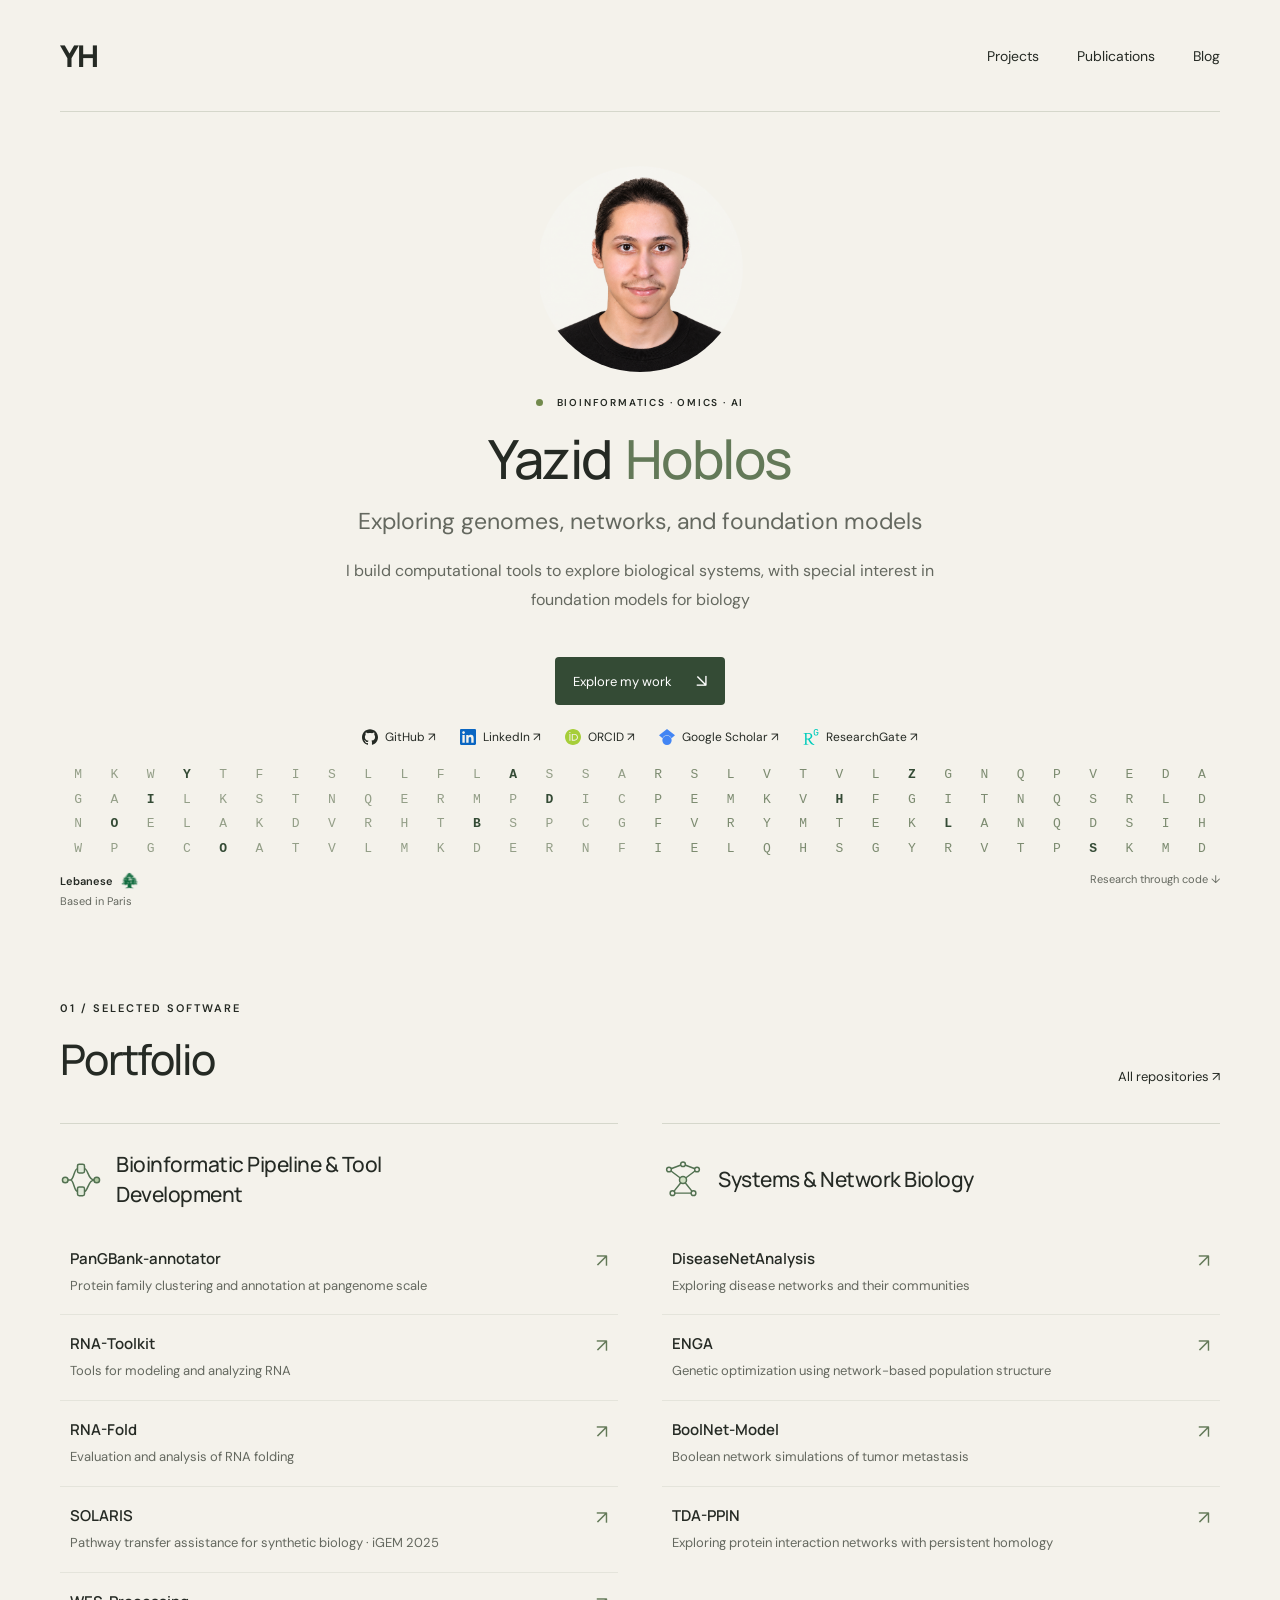
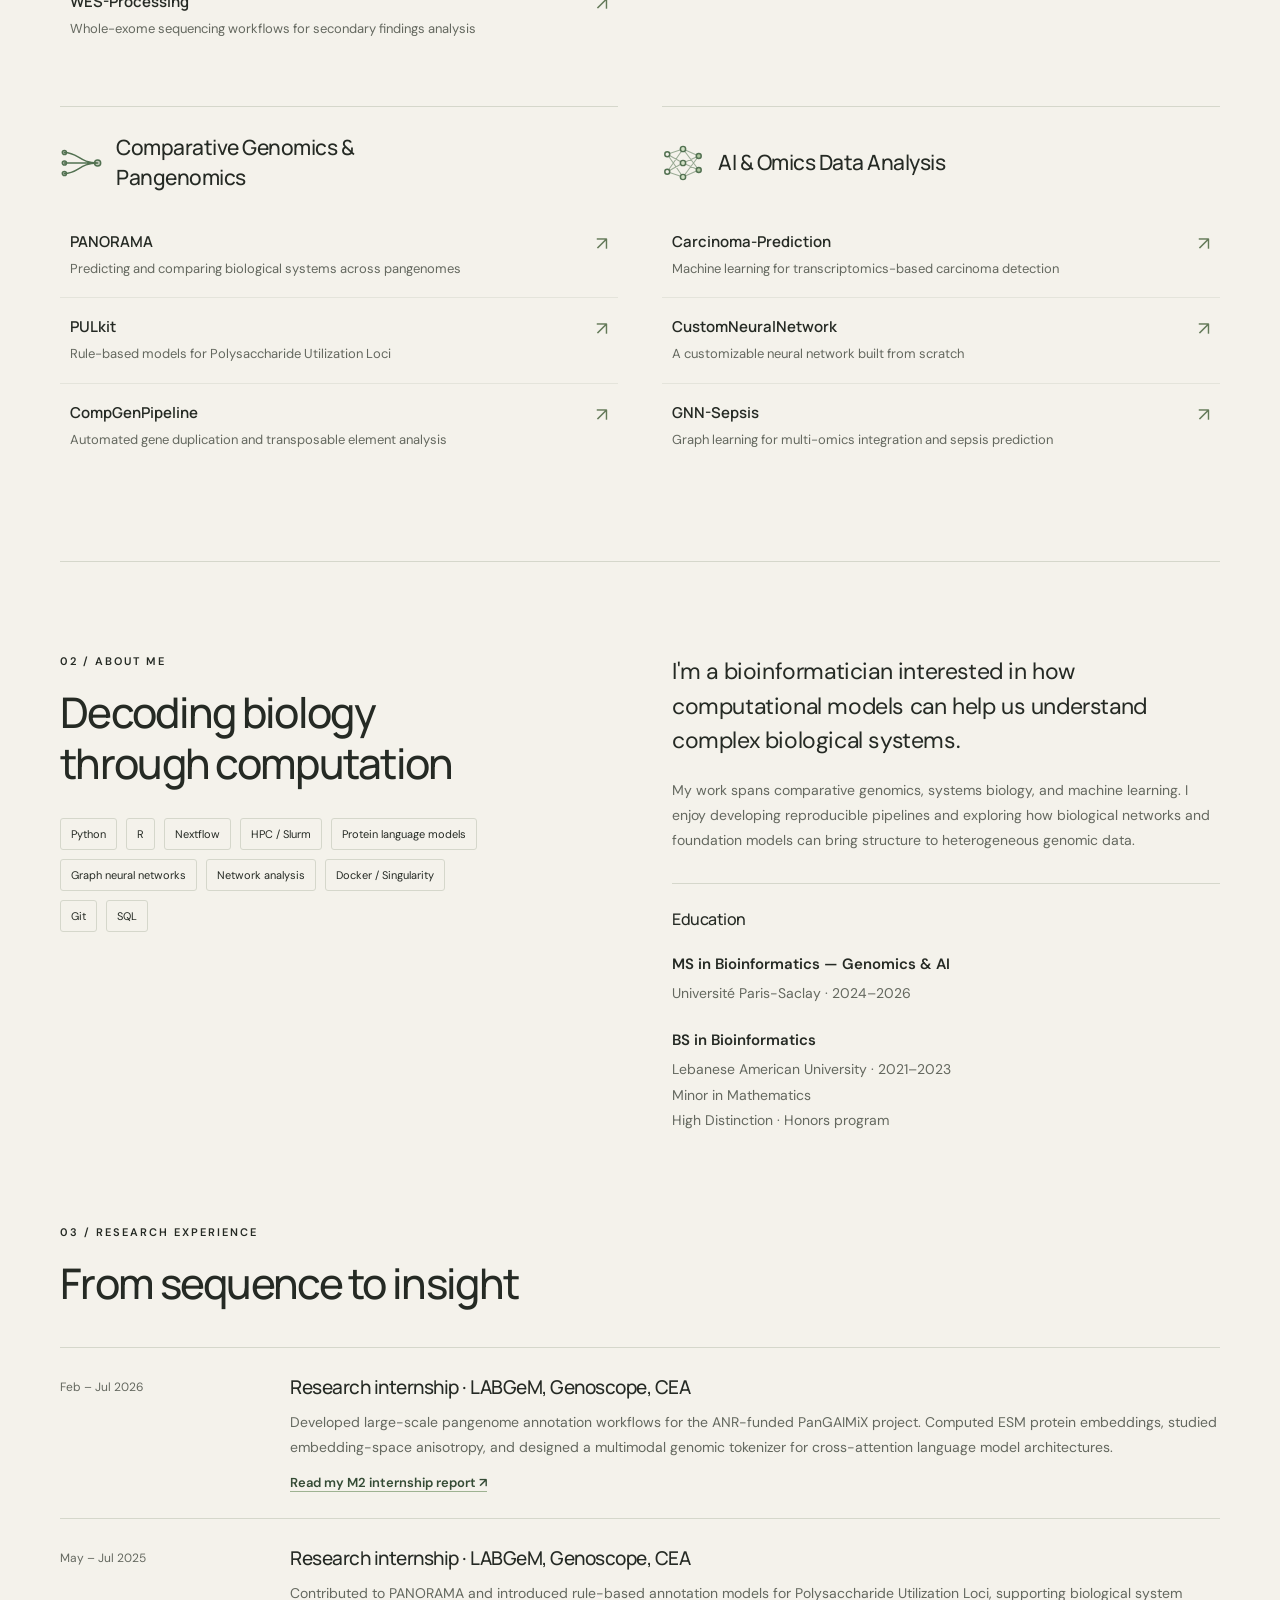
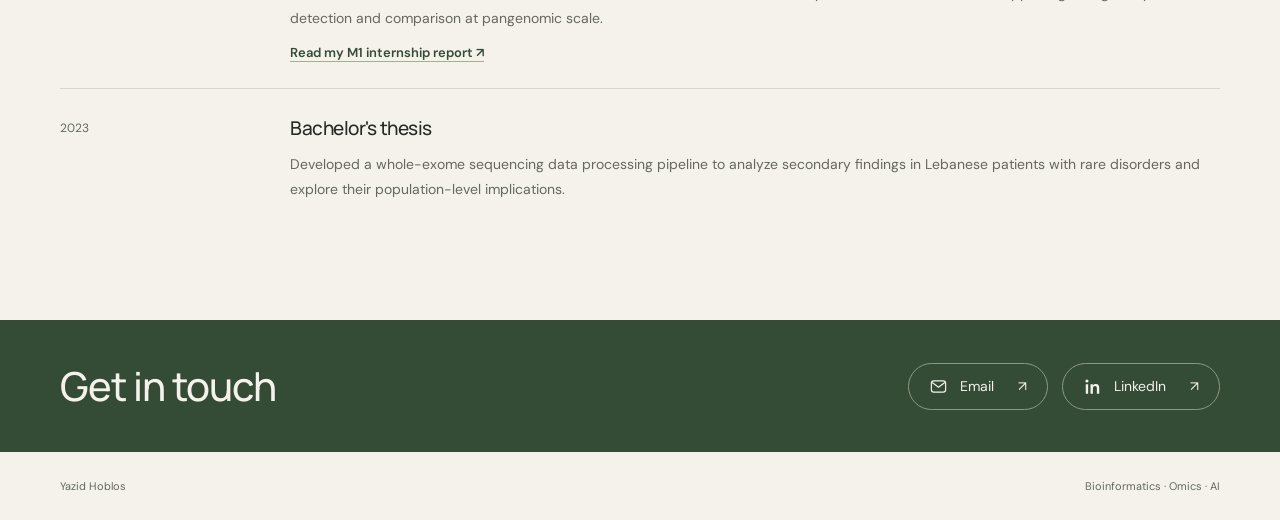
<file: index.html>
<!doctype html>
<html lang="en">
<head>
  <meta charset="utf-8">
  <meta name="viewport" content="width=device-width, initial-scale=1">
  <meta name="description" content="Yazid Hoblos, bioinformatician working across comparative genomics, biological networks, and foundation models. Research, publications, and open-source software.">
  <meta name="theme-color" content="#f4f2eb">
  <meta property="og:title" content="Yazid Hoblos — Bioinformatics & AI">
  <meta property="og:description" content="Exploring genomes, biological networks, and foundation models through reproducible research software.">
  <meta property="og:type" content="website">
  <title>Yazid Hoblos — Bioinformatics & AI</title>
  <link rel="icon" href="favicon.svg" type="image/svg+xml">
  <link rel="stylesheet" href="style.css">
  <link rel="canonical" href="https://yazid-hoblos.github.io/">
  <script type="application/ld+json">
{
  "@context": "https://schema.org",
  "@type": "Person",
  "@id": "https://yazid-hoblos.github.io/#person",
  "name": "Yazid Hoblos",
  "url": "https://yazid-hoblos.github.io/",
  "description": "Bioinformatician working across comparative genomics, biological networks, and foundation models.",
  "sameAs": [
    "https://www.linkedin.com/in/yazid-hoblos/",
    "https://www.researchgate.net/profile/Yazid-Hoblos",
    "https://github.com/yazid-hoblos",
    "https://orcid.org/0009-0002-3991-0098",
    "https://scholar.google.com/citations?user=wFZ8cMYAAAAJ"
  ]
}
  </script>
</head>
<body>
  <a class="skip-link" href="#main">Skip to content</a>
  <header class="header wrap">
    <a class="wordmark" href="#" aria-label="Yazid Hoblos home">YH</a>
    <nav aria-label="Main navigation"><a href="#work">Projects</a><a href="publications/">Publications</a><a href="blog/">Blog</a></nav>
  </header>
  <main id="main">
    <section class="hero wrap" aria-labelledby="intro-title">
      <div class="hero-introduction">
        <div class="portrait-frame"><img class="hero-portrait" src="assets/portrait.png" alt="Portrait of Yazid Hoblos" width="1254" height="1254" decoding="async"></div>
        <p class="eyebrow"><span class="dot"></span> Bioinformatics · Omics · AI</p>
        <h1 id="intro-title"><span class="given-name">Yazid</span><span>Hoblos</span></h1>
        <p class="intro">Exploring genomes, networks, and foundation models</p>
        <p class="hero-description">I build computational tools to explore biological systems, with special interest in foundation models for biology</p>
      </div>
      <div class="hero-actions">
        <a class="button" href="#work">Explore my work <span aria-hidden="true">↘</span></a>
        <div class="profile-links"><a href="https://github.com/yazid-hoblos/"><img class="profile-icon" src="assets/profile-icons/github.svg" alt="" width="16" height="16" aria-hidden="true">GitHub ↗</a><a href="https://www.linkedin.com/in/yazid-hoblos/"><img class="profile-icon" src="assets/profile-icons/linkedin.svg" alt="" width="16" height="16" aria-hidden="true">LinkedIn ↗</a><a href="https://orcid.org/0009-0002-3991-0098"><img class="profile-icon" src="assets/profile-icons/orcid.svg" alt="" width="16" height="16" aria-hidden="true">ORCID ↗</a><a href="https://scholar.google.com/citations?user=wFZ8cMYAAAAJ&amp;hl=en"><img class="profile-icon" src="assets/profile-icons/googlescholar.svg" alt="" width="16" height="16" aria-hidden="true">Google Scholar ↗</a><a href="https://www.researchgate.net/profile/Yazid-Hoblos"><img class="profile-icon" src="assets/profile-icons/researchgate.svg" alt="" width="16" height="16" aria-hidden="true">ResearchGate ↗</a></div>
      </div>
      <div class="hero-art sequence-art" aria-hidden="true">
        <div class="sequence-text protein-sequence">
          <div><span class="amino-acid">M</span><span class="amino-acid">K</span><span class="amino-acid">W</span><span class="amino-acid name-residue">Y</span><span class="amino-acid">T</span><span class="amino-acid">F</span><span class="amino-acid">I</span><span class="amino-acid">S</span><span class="amino-acid">L</span><span class="amino-acid">L</span><span class="amino-acid">F</span><span class="amino-acid">L</span><span class="amino-acid name-residue">A</span><span class="amino-acid">S</span><span class="amino-acid">S</span><span class="amino-acid">A</span></div>
          <div><span class="amino-acid">R</span><span class="amino-acid">S</span><span class="amino-acid">L</span><span class="amino-acid">V</span><span class="amino-acid">T</span><span class="amino-acid">V</span><span class="amino-acid">L</span><span class="amino-acid name-residue">Z</span><span class="amino-acid">G</span><span class="amino-acid">N</span><span class="amino-acid">Q</span><span class="amino-acid">P</span><span class="amino-acid">V</span><span class="amino-acid">E</span><span class="amino-acid">D</span><span class="amino-acid">A</span></div>
          <div><span class="amino-acid">G</span><span class="amino-acid">A</span><span class="amino-acid name-residue">I</span><span class="amino-acid">L</span><span class="amino-acid">K</span><span class="amino-acid">S</span><span class="amino-acid">T</span><span class="amino-acid">N</span><span class="amino-acid">Q</span><span class="amino-acid">E</span><span class="amino-acid">R</span><span class="amino-acid">M</span><span class="amino-acid">P</span><span class="amino-acid name-residue">D</span><span class="amino-acid">I</span><span class="amino-acid">C</span></div>
          <div><span class="amino-acid">P</span><span class="amino-acid">E</span><span class="amino-acid">M</span><span class="amino-acid">K</span><span class="amino-acid">V</span><span class="amino-acid name-residue">H</span><span class="amino-acid">F</span><span class="amino-acid">G</span><span class="amino-acid">I</span><span class="amino-acid">T</span><span class="amino-acid">N</span><span class="amino-acid">Q</span><span class="amino-acid">S</span><span class="amino-acid">R</span><span class="amino-acid">L</span><span class="amino-acid">D</span></div>
          <div><span class="amino-acid">N</span><span class="amino-acid name-residue">O</span><span class="amino-acid">E</span><span class="amino-acid">L</span><span class="amino-acid">A</span><span class="amino-acid">K</span><span class="amino-acid">D</span><span class="amino-acid">V</span><span class="amino-acid">R</span><span class="amino-acid">H</span><span class="amino-acid">T</span><span class="amino-acid name-residue">B</span><span class="amino-acid">S</span><span class="amino-acid">P</span><span class="amino-acid">C</span><span class="amino-acid">G</span></div>
          <div><span class="amino-acid">F</span><span class="amino-acid">V</span><span class="amino-acid">R</span><span class="amino-acid">Y</span><span class="amino-acid">M</span><span class="amino-acid">T</span><span class="amino-acid">E</span><span class="amino-acid">K</span><span class="amino-acid name-residue">L</span><span class="amino-acid">A</span><span class="amino-acid">N</span><span class="amino-acid">Q</span><span class="amino-acid">D</span><span class="amino-acid">S</span><span class="amino-acid">I</span><span class="amino-acid">H</span></div>
          <div><span class="amino-acid">W</span><span class="amino-acid">P</span><span class="amino-acid">G</span><span class="amino-acid">C</span><span class="amino-acid name-residue">O</span><span class="amino-acid">A</span><span class="amino-acid">T</span><span class="amino-acid">V</span><span class="amino-acid">L</span><span class="amino-acid">M</span><span class="amino-acid">K</span><span class="amino-acid">D</span><span class="amino-acid">E</span><span class="amino-acid">R</span><span class="amino-acid">N</span><span class="amino-acid">F</span></div>
          <div><span class="amino-acid">I</span><span class="amino-acid">E</span><span class="amino-acid">L</span><span class="amino-acid">Q</span><span class="amino-acid">H</span><span class="amino-acid">S</span><span class="amino-acid">G</span><span class="amino-acid">Y</span><span class="amino-acid">R</span><span class="amino-acid">V</span><span class="amino-acid">T</span><span class="amino-acid">P</span><span class="amino-acid name-residue">S</span><span class="amino-acid">K</span><span class="amino-acid">M</span><span class="amino-acid">D</span></div>
        </div>
      </div>
      <div class="hero-foot">
        <span class="identity-line">
          <span class="nationality-line">Lebanese
            <img class="cedar-icon" src="assets/cedar.png" alt="Lebanese cedar" width="1254" height="1254">
          </span>
          <span>Based in Paris</span>
        </span>
        <a href="#work">Research through code ↓</a>
      </div>
    </section>
    <section class="section wrap" id="work" aria-labelledby="work-title">
      <div class="section-heading"><div><p class="eyebrow">01 / Selected software</p><h2 id="work-title">Portfolio</h2></div><a class="text-link" href="https://github.com/yazid-hoblos?tab=repositories">All repositories ↗</a></div>
      <div class="project-categories">
<section class="project-category" aria-labelledby="category-1"><div class="category-heading"><span class="topic-mark" aria-hidden="true"><svg viewBox="0 0 48 48" fill="none" stroke="currentColor" stroke-width="1.7" stroke-linecap="round" stroke-linejoin="round"><path d="M9 24h3c4 0 4-13 8-13m-11 13h3c4 0 4 13 8 13M28 11c4 0 4 13 11 13M28 37c4 0 4-13 11-13"/><circle cx="6" cy="24" r="3.2" fill="#d2e1c5"/><rect x="20" y="6" width="8" height="10" rx="2" fill="#e2eadb"/><rect x="20" y="32" width="8" height="10" rx="2" fill="#e2eadb"/><circle cx="42" cy="24" r="3.2" fill="#b1c9a2"/></svg></span><h3 id="category-1">Bioinformatic Pipeline &amp; Tool Development</h3></div><ul class="category-projects">
<li><a href="https://github.com/labgem/PanGBank-annotator"><div><h4>PanGBank-annotator</h4><p>Protein family clustering and annotation at pangenome scale</p></div><span class="project-arrow" aria-hidden="true">↗</span></a></li>
<li><a href="https://github.com/yazid-hoblos/RNA-Toolkit"><div><h4>RNA-Toolkit</h4><p>Tools for modeling and analyzing RNA</p></div><span class="project-arrow" aria-hidden="true">↗</span></a></li>
<li><a href="https://github.com/yazid-hoblos/RNA-Fold"><div><h4>RNA-Fold</h4><p>Evaluation and analysis of RNA folding</p></div><span class="project-arrow" aria-hidden="true">↗</span></a></li>
<li><a href="https://github.com/yazid-hoblos/SOLARIS"><div><h4>SOLARIS</h4><p>Pathway transfer assistance for synthetic biology · iGEM 2025</p></div><span class="project-arrow" aria-hidden="true">↗</span></a></li>
<li><a href="https://github.com/yazid-hoblos/WES-Processing/"><div><h4>WES-Processing</h4><p>Whole-exome sequencing workflows for secondary findings analysis</p></div><span class="project-arrow" aria-hidden="true">↗</span></a></li>
</ul></section>
<section class="project-category" aria-labelledby="category-2"><div class="category-heading"><span class="topic-mark" aria-hidden="true"><svg viewBox="0 0 48 48" fill="none" stroke="currentColor" stroke-width="1.7" stroke-linecap="round" stroke-linejoin="round"><path d="M24 24 8 12m16 12 16-12M24 24 12 39m12-15 12 15M8 12 24 6 40 12M12 39h24"/><circle cx="8" cy="12" r="2.7" fill="#f4f2eb"/><circle cx="24" cy="6" r="2.7" fill="#f4f2eb"/><circle cx="40" cy="12" r="2.7" fill="#f4f2eb"/><circle cx="12" cy="39" r="2.7" fill="#f4f2eb"/><circle cx="36" cy="39" r="2.7" fill="#f4f2eb"/><circle cx="24" cy="24" r="4" fill="#d2e1c5"/></svg></span><h3 id="category-2">Systems &amp; Network Biology</h3></div><ul class="category-projects">
<li><a href="https://github.com/yazid-hoblos/DiseaseNetAnalysis"><div><h4>DiseaseNetAnalysis</h4><p>Exploring disease networks and their communities</p></div><span class="project-arrow" aria-hidden="true">↗</span></a></li>
<li><a href="https://github.com/yazid-hoblos/ENGA"><div><h4>ENGA</h4><p>Genetic optimization using network-based population structure</p></div><span class="project-arrow" aria-hidden="true">↗</span></a></li>
<li><a href="https://github.com/yazid-hoblos/BoolNet-Metastasis-Model"><div><h4>BoolNet-Model</h4><p>Boolean network simulations of tumor metastasis</p></div><span class="project-arrow" aria-hidden="true">↗</span></a></li>
<li><a href="https://github.com/mehdimerbah/TDA-PPIN"><div><h4>TDA-PPIN</h4><p>Exploring protein interaction networks with persistent homology</p></div><span class="project-arrow" aria-hidden="true">↗</span></a></li>
</ul></section>
<section class="project-category" aria-labelledby="category-3"><div class="category-heading"><span class="topic-mark" aria-hidden="true"><svg viewBox="0 0 48 48" fill="none" stroke="currentColor" stroke-width="1.7" stroke-linecap="round"><path d="M5 12c16 0 17 12 38 12M5 24h38M5 36c16 0 17-12 38-12"/><circle cx="5" cy="12" r="2.4" fill="currentColor" fill-opacity=".38"/><circle cx="5" cy="24" r="2.4" fill="currentColor" fill-opacity=".38"/><circle cx="5" cy="36" r="2.4" fill="currentColor" fill-opacity=".38"/><circle cx="43" cy="24" r="3.5" fill="currentColor" fill-opacity=".3"/></svg></span><h3 id="category-3">Comparative Genomics &amp; Pangenomics</h3></div><ul class="category-projects">
<li><a href="https://github.com/labgem/PANORAMA/"><div><h4>PANORAMA</h4><p>Predicting and comparing biological systems across pangenomes</p></div><span class="project-arrow" aria-hidden="true">↗</span></a></li>
<li><a href="https://github.com/yazid-hoblos/PULkit"><div><h4>PULkit</h4><p>Rule-based models for Polysaccharide Utilization Loci</p></div><span class="project-arrow" aria-hidden="true">↗</span></a></li>
<li><a href="https://github.com/yazid-hoblos/CompGenPipeline"><div><h4>CompGenPipeline</h4><p>Automated gene duplication and transposable element analysis</p></div><span class="project-arrow" aria-hidden="true">↗</span></a></li>
</ul></section>
<section class="project-category" aria-labelledby="category-4"><div class="category-heading"><span class="topic-mark" aria-hidden="true"><svg viewBox="0 0 48 48" fill="none" stroke="currentColor" stroke-width="1.7" stroke-linecap="round"><path d="M6 14 24 8M6 14l18 10M6 14l18 26M6 34 24 8M6 34l18-10M6 34l18 6M24 8l18 8M24 8l18 24M24 24l18-8M24 24l18 8M24 40l18-24M24 40l18-8" stroke-width="1.25" stroke-opacity=".55"/><circle cx="6" cy="14" r="2.8" fill="#f4f2eb"/><circle cx="6" cy="34" r="2.8" fill="#f4f2eb"/><circle cx="24" cy="8" r="3" fill="#d2e1c5"/><circle cx="24" cy="24" r="3" fill="#d2e1c5"/><circle cx="24" cy="40" r="3" fill="#d2e1c5"/><circle cx="42" cy="16" r="2.8" fill="#b1c9a2"/><circle cx="42" cy="32" r="2.8" fill="#b1c9a2"/></svg></span><h3 id="category-4">AI &amp; Omics Data Analysis</h3></div><ul class="category-projects">
<li><a href="https://github.com/yazid-hoblos/Carcinoma-Prediction"><div><h4>Carcinoma-Prediction</h4><p>Machine learning for transcriptomics-based carcinoma detection</p></div><span class="project-arrow" aria-hidden="true">↗</span></a></li>
<li><a href="https://github.com/yazid-hoblos/CustomNeuralNetwork"><div><h4>CustomNeuralNetwork</h4><p>A customizable neural network built from scratch</p></div><span class="project-arrow" aria-hidden="true">↗</span></a></li>
<li><a href="https://github.com/yazid-hoblos/GNN-Sepsis"><div><h4>GNN-Sepsis</h4><p>Graph learning for multi-omics integration and sepsis prediction</p></div><span class="project-arrow" aria-hidden="true">↗</span></a></li>
</ul></section>
      </div>
    </section>
    <section class="section about wrap" id="about" aria-labelledby="about-title">
      <div><p class="eyebrow">02 / About me</p><h2 id="about-title">Decoding biology<br>through computation</h2><div class="skills"><span>Python</span><span>R</span><span>Nextflow</span><span>HPC / Slurm</span><span>Protein language models</span><span>Graph neural networks</span><span>Network analysis</span><span>Docker / Singularity</span><span>Git</span><span>SQL</span></div></div>
      <div class="about-copy"><p class="large-copy">I'm a bioinformatician interested in how computational models can help us understand complex biological systems.</p><p class="body-copy">My work spans comparative genomics, systems biology, and machine learning. I enjoy developing reproducible pipelines and exploring how biological networks and foundation models can bring structure to heterogeneous genomic data.</p><div class="background"><h3>Education</h3><p class="credential">MS in Bioinformatics — Genomics & AI</p><p class="body-copy">Université Paris-Saclay · 2024–2026</p><p class="credential">BS in Bioinformatics</p><p class="body-copy">Lebanese American University · 2021–2023<br>Minor in Mathematics<br>High Distinction · Honors program</p></div></div>
    </section>
    <section class="section wrap experience" aria-labelledby="experience-title"><div class="section-heading"><div><p class="eyebrow">03 / Research experience</p><h2 id="experience-title">From sequence to insight</h2></div></div>
      <div class="experience-row"><p class="experience-date">Feb – Jul 2026</p><div><h3>Research internship · LABGeM, Genoscope, CEA</h3><p class="body-copy">Developed large-scale pangenome annotation workflows for the ANR-funded PanGAIMiX project. Computed ESM protein embeddings, studied embedding-space anisotropy, and designed a multimodal genomic tokenizer for cross-attention language model architectures.</p><a class="report-link" href="assets/m2-internship-report-yazid-hoblos.pdf" type="application/pdf">Read my M2 internship report <span aria-hidden="true">↗</span></a></div></div>
      <div class="experience-row"><p class="experience-date">May – Jul 2025</p><div><h3>Research internship · LABGeM, Genoscope, CEA</h3><p class="body-copy">Contributed to PANORAMA and introduced rule-based annotation models for Polysaccharide Utilization Loci, supporting biological system detection and comparison at pangenomic scale.</p><a class="report-link" href="assets/m1-internship-report-yazid-hoblos.pdf" type="application/pdf">Read my M1 internship report <span aria-hidden="true">↗</span></a></div></div>
      <div class="experience-row"><p class="experience-date">2023</p><div><h3>Bachelor's thesis</h3><p class="body-copy">Developed a whole-exome sequencing data processing pipeline to analyze secondary findings in Lebanese patients with rare disorders and explore their population-level implications.</p></div></div>
    </section>
    <section class="contact" id="contact" aria-labelledby="contact-title">
      <div class="wrap contact-inner">
        <h2 id="contact-title">Get in touch</h2>
        <div class="contact-links">
          <a href="mailto:yazidhoblos5@gmail.com"><svg viewBox="0 0 24 24" fill="none" stroke="currentColor" stroke-width="1.5" aria-hidden="true"><rect x="3" y="5" width="18" height="14" rx="3"/><path d="m4 7 8 6 8-6"/></svg><span>Email</span><span aria-hidden="true">↗</span></a>
          <a href="https://www.linkedin.com/in/yazid-hoblos/"><svg viewBox="0 0 24 24" fill="currentColor" aria-hidden="true"><circle cx="5" cy="5" r="2"/><path d="M3.5 9h3v12h-3zm6 0h3v1.6c1-1.5 2.1-1.9 3.7-1.9 3.2 0 4.3 2 4.3 5V21h-3v-6.5c0-1.8-.4-3-2.2-3-1.9 0-2.8 1.3-2.8 3.2V21h-3z"/></svg><span>LinkedIn</span><span aria-hidden="true">↗</span></a>
        </div>
      </div>
    </section>
  </main>
  <footer class="wrap footer"><span>Yazid Hoblos</span><span>Bioinformatics · Omics · AI</span></footer>
</body>
</html>
</file>
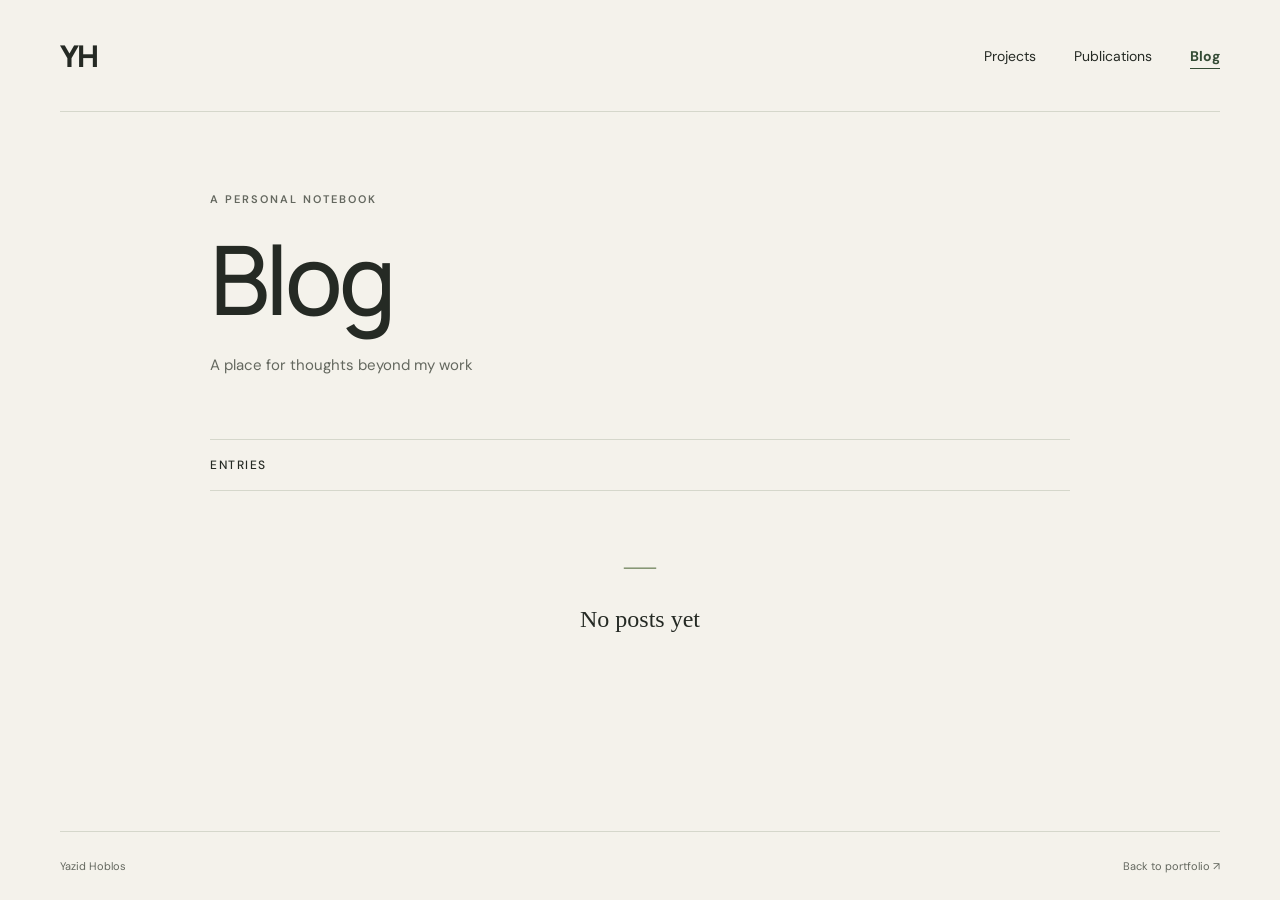
<file: blog/index.html>
<!doctype html>
<html lang="en">
<head>
  <meta charset="utf-8">
  <meta name="viewport" content="width=device-width, initial-scale=1">
  <title>Blog — Yazid Hoblos</title>
  <meta name="description" content="Personal writings, observations, and reflections by Yazid Hoblos.">
  <meta name="theme-color" content="#f4f2eb">
  <link rel="canonical" href="https://yazid-hoblos.github.io/blog/">
  <meta property="og:title" content="Blog — Yazid Hoblos">
  <meta property="og:description" content="Personal writings, observations, and reflections.">
  <meta property="og:type" content="website">
  <meta property="og:url" content="https://yazid-hoblos.github.io/blog/">
  <link rel="icon" href="../favicon.svg" type="image/svg+xml">
  <link rel="stylesheet" href="../style.css">
  <link rel="stylesheet" href="blog.css">
</head>
<body class="blog-page">
  <a class="skip-link" href="#main">Skip to content</a>
  <header class="header wrap">
    <a class="wordmark" href="../" aria-label="Yazid Hoblos home">YH</a>
    <nav aria-label="Main navigation"><a href="../#work">Projects</a><a href="../publications/">Publications</a><a href="./" aria-current="page">Blog</a></nav>
  </header>
  <main id="main" class="blog-main wrap">
    <header class="blog-intro">
      <p class="eyebrow">A personal notebook</p>
      <h1>Blog</h1>
      <!-- <p class="blog-subtitle">Writings, observations, and reflections.</p> -->
      <p class="blog-description">A place for thoughts beyond my work</p>
    </header>
    <section class="blog-entries" aria-labelledby="entries-title">
      <div class="entries-heading"><h2 id="entries-title">Entries</h2><span class="entries-note"></span></div>
      <!-- Replace the empty state with post entries when publishing your first piece. See README.md. -->
      <div class="blog-empty">
        <span class="empty-mark" aria-hidden="true">—</span>
        <p>No posts yet</p>
      </div>
    </section>
  </main>
  <footer class="wrap footer blog-footer"><span>Yazid Hoblos</span><a href="../">Back to portfolio ↗</a></footer>
</body>
</html>
</file>
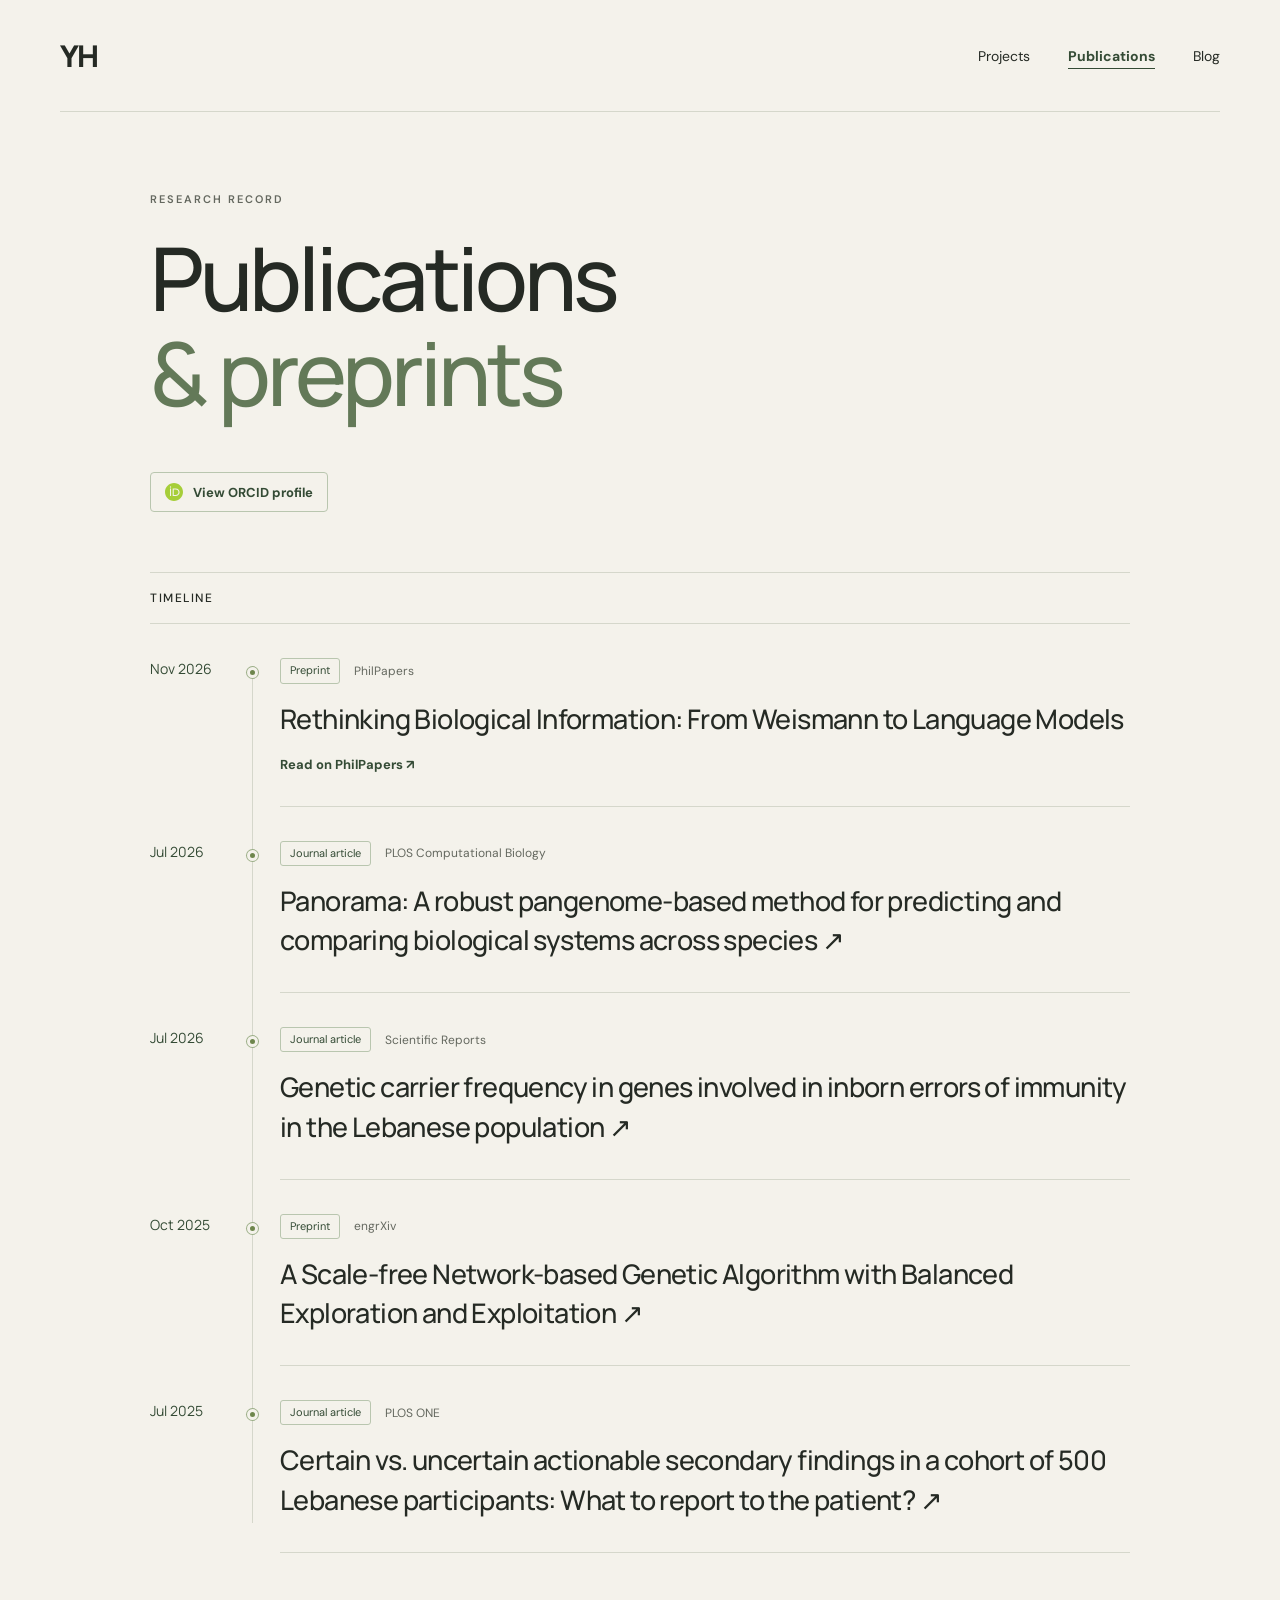
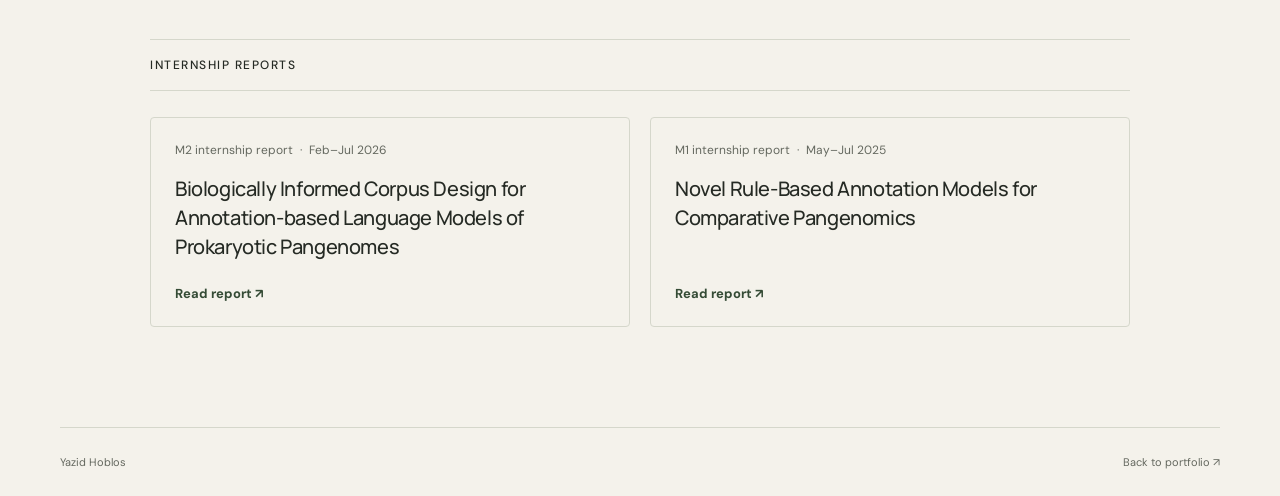
<file: publications/index.html>
<!doctype html>
<html lang="en">
<head>
  <meta charset="utf-8">
  <meta name="viewport" content="width=device-width, initial-scale=1">
  <title>Publications &amp; Preprints — Yazid Hoblos</title>
  <meta name="description" content="Journal articles and preprints by Yazid Hoblos, shown in a chronological research timeline.">
  <meta name="theme-color" content="#f4f2eb">
  <link rel="canonical" href="https://yazid-hoblos.github.io/publications/">
  <meta property="og:title" content="Publications &amp; Preprints — Yazid Hoblos">
  <meta property="og:description" content="A timeline of research articles and preprints.">
  <meta property="og:type" content="website">
  <meta property="og:url" content="https://yazid-hoblos.github.io/publications/">
  <link rel="icon" href="../favicon.svg" type="image/svg+xml">
  <link rel="stylesheet" href="../style.css">
  <link rel="stylesheet" href="../blog/blog.css">
  <link rel="stylesheet" href="publications.css?v=2">
</head>
<body class="blog-page publications-page">
  <a class="skip-link" href="#main">Skip to content</a>
  <header class="header wrap">
    <a class="wordmark" href="../" aria-label="Yazid Hoblos home">YH</a>
    <nav aria-label="Main navigation"><a href="../#work">Projects</a><a href="./" aria-current="page">Publications</a><a href="../blog/">Blog</a></nav>
  </header>
  <main id="main" class="blog-main publications-main wrap">
    <header class="blog-intro publications-intro">
      <p class="eyebrow">Research record</p>
      <h1>Publications <span>&amp; preprints</span></h1>
      <!-- <p class="blog-description">Journal articles and preprints in chronological order</p> -->
      <a class="record-link" href="https://orcid.org/0009-0002-3991-0098"><img src="../assets/profile-icons/orcid.svg" alt="" width="18" height="18" aria-hidden="true">View ORCID profile</a>
    </header>
    <section aria-labelledby="timeline-title">
      <div class="entries-heading"><h2 id="timeline-title">Timeline</h2></div>
      <ol class="research-timeline">
        <li class="research-item">
          <time class="research-date" datetime="2026-11">Nov 2026</time>
          <article class="research-content">
            <p class="research-meta"><span class="research-type">Preprint</span><span>PhilPapers</span></p>
            <h3>Rethinking Biological Information: From Weismann to Language Models</h3>
            <div class="research-links"><a href="https://philpapers.org/archive/HOBRBI.pdf">Read on PhilPapers <span aria-hidden="true">↗</span></a></div>
          </article>
        </li>
        <li class="research-item">
          <time class="research-date" datetime="2026-07">Jul 2026</time>
          <article class="research-content">
            <p class="research-meta"><span class="research-type">Journal article</span><span>PLOS Computational Biology</span></p>
            <h3><a href="https://doi.org/10.1371/journal.pcbi.1013856">Panorama: A robust pangenome-based method for predicting and comparing biological systems across species <span aria-hidden="true">↗</span></a></h3>
          </article>
        </li>
        <li class="research-item">
          <time class="research-date" datetime="2026-07">Jul 2026</time>
          <article class="research-content">
            <p class="research-meta"><span class="research-type">Journal article</span><span>Scientific Reports</span></p>
            <h3><a href="https://www.nature.com/articles/s41598-026-60503-z">Genetic carrier frequency in genes involved in inborn errors of immunity in the Lebanese population <span aria-hidden="true">↗</span></a></h3>
          </article>
        </li>
        <li class="research-item">
          <time class="research-date" datetime="2025-10">Oct 2025</time>
          <article class="research-content">
            <p class="research-meta"><span class="research-type">Preprint</span><span>engrXiv</span></p>
            <h3><a href="https://doi.org/10.31224/5690">A Scale-free Network-based Genetic Algorithm with Balanced Exploration and Exploitation <span aria-hidden="true">↗</span></a></h3>
          </article>
        </li>
        <li class="research-item">
          <time class="research-date" datetime="2025-07">Jul 2025</time>
          <article class="research-content">
            <p class="research-meta"><span class="research-type">Journal article</span><span>PLOS ONE</span></p>
            <h3><a href="https://doi.org/10.1371/journal.pone.0327471">Certain vs. uncertain actionable secondary findings in a cohort of 500 Lebanese participants: What to report to the patient? <span aria-hidden="true">↗</span></a></h3>
          </article>
        </li>
      </ol>
    </section>
    <section class="reports-section" aria-labelledby="reports-title">
      <div class="entries-heading"><h2 id="reports-title">internship reports</h2></div>
      <div class="report-list">
        <article class="report-card">
          <p class="report-meta">M2 internship report <span>·</span> Feb–Jul 2026</p>
          <h3>Biologically Informed Corpus Design for Annotation-based Language Models of Prokaryotic Pangenomes</h3>
          <a href="../assets/m2-internship-report-yazid-hoblos.pdf" type="application/pdf">Read report <span aria-hidden="true">↗</span></a>
        </article>
        <article class="report-card">
          <p class="report-meta">M1 internship report <span>·</span> May–Jul 2025</p>
          <h3>Novel Rule-Based Annotation Models for Comparative Pangenomics</h3>
          <a href="../assets/m1-internship-report-yazid-hoblos.pdf" type="application/pdf">Read report <span aria-hidden="true">↗</span></a>
        </article>
      </div>
    </section>
  </main>
  <footer class="wrap footer blog-footer"><span>Yazid Hoblos</span><a href="../">Back to portfolio ↗</a></footer>
</body>
</html>
</file>
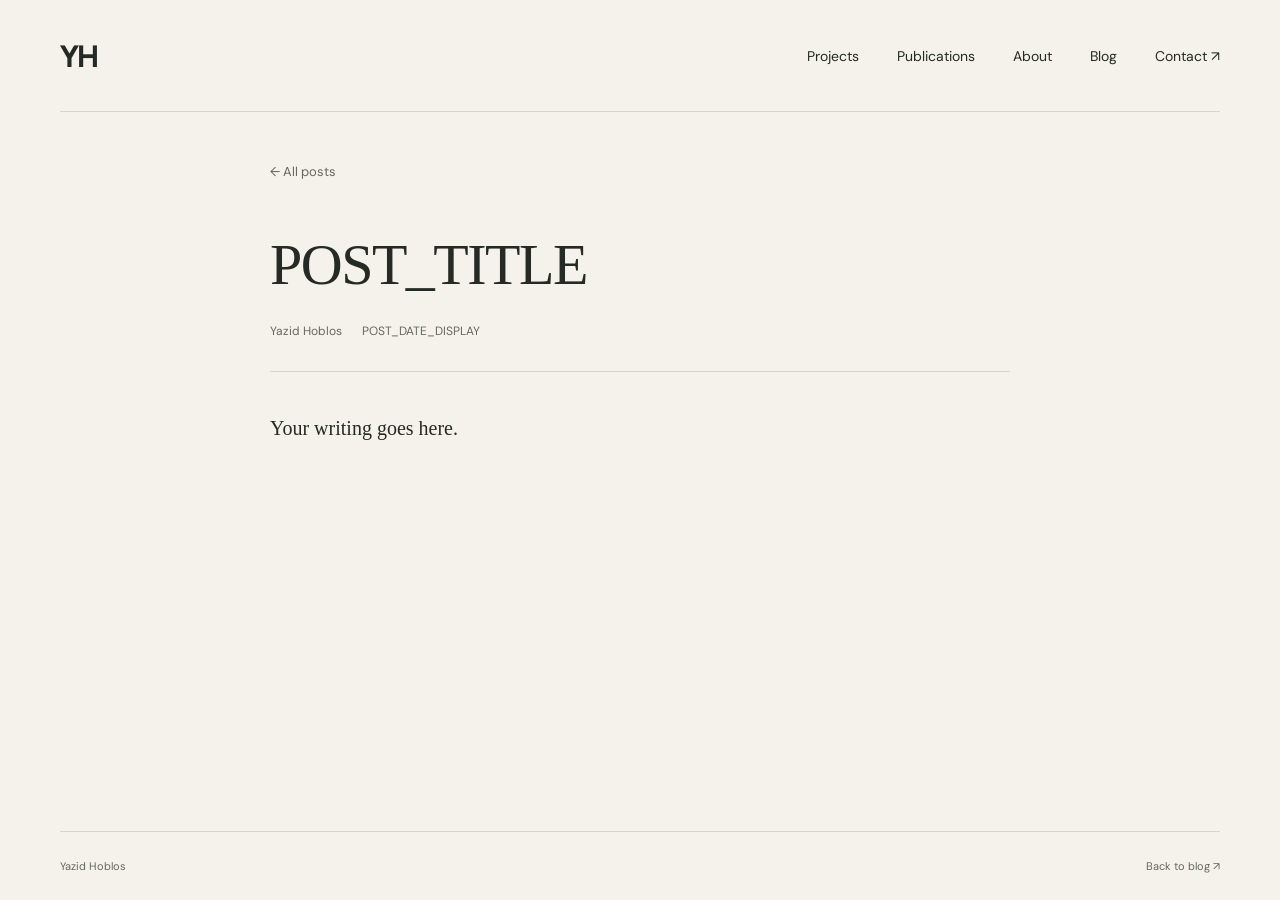
<file: blog/_template/index.html>
<!doctype html>
<html lang="en">
<head>
  <meta charset="utf-8">
  <meta name="viewport" content="width=device-width, initial-scale=1">
  <!-- Copy this file to blog/your-slug/index.html. Replace POST_TITLE, POST_DESCRIPTION,
       POST_SLUG, POST_DATE_ISO and POST_DATE_DISPLAY; then remove the noindex tag. -->
  <meta name="robots" content="noindex">
  <title>POST_TITLE — Yazid Hoblos</title>
  <meta name="description" content="POST_DESCRIPTION">
  <meta name="theme-color" content="#f4f2eb">
  <link rel="canonical" href="https://yazid-hoblos.github.io/blog/POST_SLUG/">
  <meta property="og:title" content="POST_TITLE — Yazid Hoblos">
  <meta property="og:description" content="POST_DESCRIPTION">
  <meta property="og:type" content="article">
  <meta property="og:url" content="https://yazid-hoblos.github.io/blog/POST_SLUG/">
  <link rel="icon" href="../../favicon.svg" type="image/svg+xml">
  <link rel="stylesheet" href="../../style.css">
  <link rel="stylesheet" href="../blog.css">
</head>
<body class="blog-page">
  <a class="skip-link" href="#main">Skip to content</a>
  <header class="header wrap">
    <a class="wordmark" href="../../" aria-label="Yazid Hoblos home">YH</a>
    <nav aria-label="Main navigation"><a href="../../#work">Projects</a><a href="../../#publications">Publications</a><a href="../../#about">About</a><a href="../" aria-current="location">Blog</a><a href="../../#contact">Contact ↗</a></nav>
  </header>
  <main id="main" class="post-main wrap">
    <a class="post-back" href="../">← All posts</a>
    <article>
      <header class="post-header">
        <h1>POST_TITLE</h1>
        <div class="post-byline"><span>Yazid Hoblos</span><time datetime="POST_DATE_ISO">POST_DATE_DISPLAY</time></div>
      </header>
      <div class="post-body">
        <!-- Replace this paragraph with your writing. Use a separate <p> for each paragraph. -->
        <p>Your writing goes here.</p>
      </div>
    </article>
  </main>
  <footer class="wrap footer blog-footer"><span>Yazid Hoblos</span><a href="../">Back to blog ↗</a></footer>
</body>
</html>
</file>
<file: style.css>
@import url('https://fonts.googleapis.com/css2?family=DM+Sans:wght@400;500;600;700&family=Manrope:wght@400;500;600;700;800&display=swap');

:root{--paper:#f4f2eb;--ink:#252a24;--muted:#64685f;--green:#344b35;--lime:#d1ed88;--line:#d5d7cb}
*{box-sizing:border-box}html{scroll-behavior:smooth;scroll-padding-top:32px}body{margin:0;background:var(--paper);color:var(--ink);font-family:'DM Sans',sans-serif;-webkit-font-smoothing:antialiased}a{color:inherit;text-decoration:none}a:focus-visible{outline:3px solid #739c38;outline-offset:6px}::selection{background:var(--lime);color:var(--ink)}.wrap{width:min(1160px,calc(100% - 96px));margin-inline:auto}.header{height:112px;display:flex;align-items:center;justify-content:space-between;border-bottom:1px solid var(--line)}.wordmark{font-family:Manrope,sans-serif;font-size:30px;font-weight:800;letter-spacing:-2px}.wordmark span,h2>span{color:#6e864d}nav{display:flex;gap:38px;font-size:14px}nav a:hover{text-decoration:underline;text-underline-offset:6px}.skip-link{position:fixed;top:-80px;left:16px;background:var(--lime);padding:14px;z-index:10}.skip-link:focus{top:16px}.hero{padding-top:78px;display:grid;grid-template-columns:1.15fr 1fr;gap:28px 64px}.eyebrow{text-transform:uppercase;font-size:11px;font-weight:600;letter-spacing:2px;margin:0 0 28px}.dot{display:inline-block;width:7px;height:7px;background:#728a4d;border-radius:50%;margin-right:10px}h1,h2,h3,p{margin-top:0}h1,h2,h3{font-family:Manrope,sans-serif}h1{font-size:clamp(70px,8.5vw,112px);font-weight:500;line-height:1.02;letter-spacing:-7px;margin-bottom:26px}h1>span{color:#637958}.intro{font-size:20px;line-height:1.6;color:var(--muted);margin-bottom:30px}.button{display:inline-flex;align-items:center;gap:46px;padding:17px 23px;border-radius:4px;background:var(--green);color:white;font-size:14px}.button:hover{background:#496347}.button span{font-size:20px}.hero-art{height:450px;align-self:center;background:#e3e6d8;position:relative;overflow:hidden;border-radius:24px}.art-grid{position:absolute;inset:0;background-image:linear-gradient(#344b3510 1px,transparent 1px),linear-gradient(90deg,#344b3510 1px,transparent 1px);background-size:38px 38px}.orbit{position:absolute;width:280px;height:280px;border:1px solid #687c5570;border-radius:50%;left:50%;top:50%;transform:translate(-50%,-50%)}.orbit-two{width:350px;height:350px}.art-star{position:absolute;inset:0;display:grid;place-items:center;font-size:310px;color:var(--green);line-height:1;transform:rotate(-15deg);font-family:Georgia,serif}.art-label,.art-number{position:absolute;font-size:9px;letter-spacing:2px;bottom:24px}.art-label{left:24px}.art-number{right:24px}.hero-foot{grid-column:1/-1;display:flex;justify-content:space-between;margin-top:32px;padding:25px 0;font-size:11px;color:var(--muted);border-bottom:1px solid var(--line)}.section{padding-block:92px}.section-heading{display:flex;align-items:end;justify-content:space-between;gap:25px;margin-bottom:38px}.section .eyebrow{margin-bottom:19px}h2{font-size:clamp(30px,3.3vw,43px);line-height:1.2;letter-spacing:-1.7px;font-weight:500;margin-bottom:0}.section-note{font-size:12px;color:var(--muted);margin-bottom:5px}.projects{display:grid;grid-template-columns:1fr 1fr;gap:32px}.project-art{height:310px;position:relative;overflow:hidden;border-radius:5px;display:grid;place-items:center}.art-one{background:#dee3d5}.window{width:64%;height:68%;background:var(--paper);border:1px solid #c6cdbb;border-radius:8px;transform:rotate(-7deg);padding:16px;box-shadow:10px 20px 25px #344b3515}.window-dots{font-size:8px;letter-spacing:3px;color:#839274;border-bottom:1px solid var(--line);padding-bottom:12px;margin-bottom:22px}.window-line{height:9px;width:65%;background:#a5b297;margin-bottom:10px;border-radius:2px}.window-line.short{width:44%}.window-block{margin-top:20px;height:55px;background:#d0dabf;border-radius:3px}.project-index{position:absolute;bottom:18px;left:20px;font-size:11px;letter-spacing:1px;color:#59614f}.art-two{background:#e4dfd5}.tile{position:absolute;height:160px;width:160px;border:1px solid #33493450;border-radius:28px;transform:rotate(-25deg)}.tile-one{background:#bcc5aa;translate:-65px 20px}.tile-two{background:#768466;translate:0 0}.tile-three{background:#354c38;translate:65px -20px}.project-meta{display:flex;justify-content:space-between;font-size:10px;letter-spacing:1px;text-transform:uppercase;color:var(--muted);margin:22px 0 13px}h3{font-size:23px;font-weight:500;letter-spacing:-.5px;margin-bottom:10px}.project>p{color:var(--muted);font-size:14px;line-height:1.7;max-width:430px;margin-bottom:0}.about{border-top:1px solid var(--line);display:grid;grid-template-columns:1fr 1fr;gap:64px}.large-copy{font-size:23px;line-height:1.5;letter-spacing:-.4px;margin-bottom:20px}.placeholder{font-size:14px;color:var(--muted);line-height:1.8;margin-bottom:0}.background{border-top:1px solid var(--line);margin-top:30px;padding-top:24px}.background h3{font-size:16px}.contact{background:var(--green);color:var(--paper)}.contact-inner{padding-block:65px;position:relative}.contact .eyebrow{color:var(--lime)}.contact h2{font-size:clamp(35px,4.8vw,62px);max-width:800px;margin-bottom:25px;letter-spacing:-2px}.contact h2 span{color:var(--lime)}.contact p:not(.eyebrow){margin-bottom:10px}.contact-note{font-size:12px;color:#c5cebf}.back-top{position:absolute;right:0;bottom:65px;font-size:13px;display:flex;gap:25px;align-items:center}.back-top span{border:1px solid #91a083;border-radius:50%;width:40px;height:40px;display:grid;place-items:center}.footer{padding-block:27px;display:flex;justify-content:space-between;font-size:11px;color:var(--muted)}
@media(min-width:1450px){.hero{padding-top:95px}}
@media(max-width:850px){.wrap{width:calc(100% - 48px)}.hero{gap:24px}.hero-art{height:360px}.art-star{font-size:245px}.orbit{width:220px;height:220px}.orbit-two{width:290px;height:290px}.art-label{font-size:7px;left:16px}.art-number{display:none}.section-heading{align-items:start;flex-direction:column;gap:15px}.project-art{height:255px}.about{gap:30px}.back-top{position:static;margin-top:30px;width:fit-content}}
@media(max-width:580px){.wrap{width:calc(100% - 40px)}.header{height:85px}nav{gap:23px;font-size:12px}.hero{padding-top:45px;grid-template-columns:1fr}.eyebrow{font-size:10px}h1{font-size:82px;letter-spacing:-5px}.intro{font-size:18px}.hero-art{height:310px;margin-top:18px;border-radius:20px}.art-star{font-size:250px}.hero-foot{margin-top:5px;font-size:9px}.section{padding-block:58px}.projects{grid-template-columns:1fr;gap:38px}.project-art{height:280px}.about{grid-template-columns:1fr;gap:30px}.large-copy{font-size:21px}.contact-inner{padding-block:50px}.contact h2{letter-spacing:-1.5px}.footer{font-size:10px}.art-label{font-size:9px}}
@media(prefers-reduced-motion:reduce){html{scroll-behavior:auto}}

/* Research portfolio content */
.hero-description{font-size:15px;line-height:1.75;color:var(--muted);max-width:420px;margin-bottom:25px}.hero .intro{margin-bottom:16px}.profile-links{display:flex;flex-wrap:wrap;gap:18px 24px;font-size:12px;margin-top:24px}
.profile-links a{display:inline-flex;align-items:center;gap:7px}
.profile-icon{width:16px;height:16px;object-fit:contain;flex:0 0 auto}.profile-links a:hover,.text-link:hover,.project h3 a:hover,.publication-list a:hover,.project-directory a:hover strong{text-decoration:underline;text-underline-offset:4px}.network-art{position:absolute;inset:0;width:100%;height:100%;padding:10px 0 24px}.text-link{font-size:13px;white-space:nowrap}.project-link{display:inline-block;margin-top:15px}.workflow-art{display:flex;flex-direction:column;justify-content:center;gap:9px}.workflow-art>span:not(.project-index){background:#f4f2eb;border:1px solid #b5bfa5;padding:12px 18px;min-width:65%;text-align:center;font-size:10px;letter-spacing:1.3px;border-radius:4px}.workflow-art b{font-weight:400;color:var(--green)}.genome-art{display:flex;flex-direction:column;justify-content:center;gap:24px;padding:40px}.genome-art>div{display:flex;gap:7px;width:100%;align-items:center}.genome-art i{height:28px;flex:1;background:#637958;clip-path:polygon(0 0,75% 0,100% 50%,75% 100%,0 100%)}.genome-art i:nth-child(2n){background:#344b35;flex:1.5}.genome-art i:nth-child(3n){background:#a5b297}.compact-project{border-top:1px solid var(--line);padding-top:6px}.more-projects{border-block:1px solid var(--line);margin-top:40px}.more-projects summary{padding:22px 0;cursor:pointer;font-size:14px;list-style:none;display:flex;justify-content:space-between;gap:20px}.more-projects summary::-webkit-details-marker{display:none}.more-projects[open] summary>span{transform:rotate(45deg)}summary:focus-visible{outline:3px solid #739c38;outline-offset:4px}.project-directory{display:grid;grid-template-columns:1fr 1fr;gap:23px;padding-bottom:28px}.project-directory a{display:flex;flex-direction:column;gap:7px;font-size:14px}.project-directory span{font-size:12px;color:var(--muted)}.publications{border-top:1px solid var(--line)}.publication-list{list-style:none;padding:0;margin:0}.publication-list li{display:grid;grid-template-columns:90px 1fr;gap:25px;padding:28px 0;border-top:1px solid var(--line)}.publication-year{font-size:15px;color:var(--muted);padding-top:3px}.publication-list h3{font-size:20px;line-height:1.5;max-width:900px}.publication-list p{font-size:12px;line-height:1.7;color:var(--muted);margin-bottom:0}.publication-list .publication-venue{font-size:10px;text-transform:uppercase;letter-spacing:1.2px;margin-bottom:9px}.body-copy{font-size:14px;color:var(--muted);line-height:1.8;margin-bottom:0}.credential{margin:24px 0 7px;font-size:15px;font-weight:600}.skills{display:flex;flex-wrap:wrap;gap:9px;margin-top:30px;max-width:420px}.skills span{border:1px solid var(--line);border-radius:3px;padding:8px 10px;font-size:11px}.experience{padding-top:0}.experience-row{display:grid;grid-template-columns:200px 1fr;gap:30px;padding:26px 0;border-top:1px solid var(--line)}.experience-date{font-size:12px;color:var(--muted);padding-top:5px}.experience-row h3{font-size:19px;line-height:1.4}.email-link{display:inline-block;margin-top:14px;font-size:clamp(18px,3vw,26px);border-bottom:1px solid #91a083;padding-bottom:6px}.contact .profile-links{color:#dce6d3}.contact p:not(.eyebrow){line-height:1.7}.hero-copy{min-width:0}
@media(max-width:850px){nav{gap:22px}.experience-row{grid-template-columns:145px 1fr;gap:22px}.hero-art{height:390px}.publication-list li{grid-template-columns:60px 1fr}}
@media(max-width:580px){.header{height:auto;min-height:100px;align-items:flex-start;padding-block:22px;gap:25px}.wordmark{font-size:27px}nav{flex-wrap:wrap;justify-content:flex-end;gap:14px 18px;max-width:240px;padding-top:4px}.hero-art{height:310px}.hero-description{font-size:14px}.project-directory{grid-template-columns:1fr}.publication-list li{grid-template-columns:1fr;gap:10px}.publication-list h3{font-size:18px}.experience-row{grid-template-columns:1fr;gap:4px}.experience-date{margin-bottom:8px}.contact .profile-links{gap:20px}.hero-foot{font-size:10px}.footer{gap:20px}.genome-art{padding:30px}.project h3{overflow-wrap:anywhere}}

/* Compact contact footer */
.contact-inner{display:flex;align-items:center;justify-content:space-between;gap:24px;padding-block:42px}
.contact h2{font-size:clamp(28px,3.3vw,40px);letter-spacing:-1px;margin-bottom:0}
.contact .email-link{margin-top:0;font-size:clamp(16px,2.2vw,24px);overflow-wrap:anywhere}
@media(max-width:580px){.contact-inner{align-items:flex-start;flex-direction:column;gap:18px;padding-block:32px}}

/* Stylized amino-acid sequence with a scattered name hint */
.hero-art.sequence-art{background:transparent;border-radius:0;display:flex;align-items:center;justify-content:center;height:auto;min-height:350px}
.sequence-text{width:100%;font-family:monospace;font-size:clamp(15px,1.7vw,23px);line-height:2.15;font-weight:500;user-select:none}
.sequence-text>div{display:grid;grid-template-columns:repeat(16,minmax(0,1fr));text-align:center}
.protein-sequence .amino-acid{color:#939e87}
.protein-sequence>div:nth-child(2n) .amino-acid{color:#7c8b70}
.protein-sequence .name-residue,.protein-sequence>div:nth-child(2n) .name-residue{color:var(--green);font-weight:700}

@media(max-width:580px){.hero-art.sequence-art{min-height:0;padding-block:20px}.sequence-text{font-size:clamp(14px,4vw,21px)}}

/* Project categories mirror the GitHub profile README. */
.project-categories{display:grid;grid-template-columns:1fr 1fr;gap:48px 44px}
.project-category{min-width:0;border-top:1px solid var(--line);padding-top:24px}
.category-heading{display:flex;gap:14px;align-items:center;margin-bottom:18px;min-height:64px}
.topic-mark{display:grid;place-items:center;flex:0 0 42px;width:42px;height:42px;color:#527151}
.topic-mark svg{display:block;width:42px;height:42px}
.category-heading h3{font-size:21px;line-height:1.4;margin:0;max-width:350px}
.category-projects{list-style:none;padding:0;margin:0}
.category-projects li+li{border-top:1px solid #d5d7cb80}
.category-projects a{display:flex;justify-content:space-between;gap:18px;padding:18px 10px;border-radius:4px}
.category-projects a:hover{background:#e3e6d8}
.category-projects h4{font-family:Manrope,sans-serif;font-size:15px;font-weight:600;margin:0 0 7px;overflow-wrap:anywhere}
.category-projects p{font-size:13px;line-height:1.6;color:var(--muted);margin:0}
.project-arrow{font-size:19px;color:#637958}
.report-link{display:inline-block;margin-top:13px;color:var(--green);font-size:13px;font-weight:600;text-decoration:underline;text-decoration-color:#9eb292;text-underline-offset:4px}
.report-link:hover{text-decoration-color:var(--green)}
.contact-links{display:flex;flex-wrap:wrap;gap:14px}
.contact-links a{display:flex;align-items:center;gap:12px;border:1px solid #8c9b7e;border-radius:30px;padding:13px 20px;font-size:14px}
.contact-links a:hover{background:var(--lime);border-color:var(--lime);color:var(--green)}
.contact-links svg{width:19px;height:19px;flex-shrink:0}
.contact-links a>span:last-child{margin-left:12px}
@media(max-width:700px){.project-categories{grid-template-columns:1fr;gap:32px}.category-heading{min-height:0}.contact-inner{align-items:flex-start;flex-direction:column}.contact-links{gap:10px}.contact-links a{padding:12px 16px}}



/* Center the personal introduction, work button, and profile links. */
.hero{display:block;padding-top:54px}
.hero-introduction{max-width:720px;margin:0 auto;text-align:center}
.portrait-frame{width:206px;aspect-ratio:1;margin:0 auto 24px;overflow:hidden;border-radius:50%;background:var(--paper)}
.hero-portrait{display:block;width:100%;height:100%;object-fit:cover;transform:translateX(1.9%) scale(1.01)}
.hero-introduction .eyebrow{margin:0 0 18px;font-size:10px;letter-spacing:1.8px}
.hero-introduction h1{display:flex;justify-content:center;gap:.24em;font-size:clamp(38px,4.5vw,54px);line-height:1.15;letter-spacing:-1.5px;margin:0 0 14px}
.hero-introduction h1 .given-name{color:var(--ink)}
.hero-introduction .intro{font-size:clamp(18px,2.2vw,23px);line-height:1.6;margin:0 auto 16px;max-width:660px}
.hero-introduction .hero-description{max-width:640px;margin:0 auto;font-size:16px;line-height:1.85}
.hero-actions{margin-top:42px;text-align:center}
.hero-actions .button{padding:12px 18px;gap:24px;font-size:13px;min-height:44px}
.hero-actions .button span{font-size:18px}
.hero-actions .profile-links{justify-content:center}
.hero .sequence-art{min-height:0;height:auto;margin:18px 0 0;padding:0}
.hero .sequence-text{display:grid;grid-template-columns:repeat(32,minmax(0,1fr));font-size:13px;line-height:1.9;text-align:center}
.hero .sequence-text>div{display:contents}
.hero .hero-foot{margin-top:10px;padding-top:0;border-bottom:0}
#work{padding-top:68px}
.identity-line{display:inline-flex;flex-direction:column;align-items:flex-start;gap:4px;line-height:1.2}
.nationality-line{display:inline-flex;align-items:center;gap:7px;color:var(--ink);font-weight:600}
.cedar-icon{display:block;width:19px;height:19px;object-fit:contain;flex:0 0 auto;transform:translateY(-1px)}
@media(max-width:580px){
  .hero{padding-top:36px}
  .portrait-frame{width:172px;margin-bottom:20px}
  .hero-introduction .hero-description{font-size:14px;line-height:1.8}
  .hero-introduction .eyebrow{font-size:9px;letter-spacing:1.2px}
  .hero-actions{margin-top:32px}
  .hero-actions .profile-links{gap:16px 22px}
  .hero .sequence-art{margin-top:16px;padding-top:0}
  .hero .sequence-text{grid-template-columns:repeat(16,minmax(0,1fr));font-size:12px;line-height:1.65}
  #work{padding-top:44px}
}
</file>
<file: blog/blog.css>
/* Personal blog: shared palette, quieter typography and a narrow reading column. */
.blog-page{min-height:100vh;display:flex;flex-direction:column}
.blog-page nav a[aria-current="page"]{color:var(--green);font-weight:700;text-decoration:underline;text-underline-offset:7px}
.blog-main{flex:1;max-width:860px;padding-block:80px 100px}
.blog-intro{max-width:680px;padding-bottom:60px}
.blog-intro .eyebrow{color:var(--muted);margin-bottom:24px}
.blog-intro h1{font-size:clamp(64px,8vw,96px);letter-spacing:-4px;margin-bottom:24px}
.blog-subtitle{font-family:Georgia,serif;font-size:clamp(23px,3vw,30px);line-height:1.5;margin-bottom:12px}
.blog-description{font-size:15px;line-height:1.8;color:var(--muted);margin:0}
.entries-heading{display:flex;justify-content:space-between;align-items:center;gap:20px;border-block:1px solid var(--line);padding-block:18px}
.entries-heading h2{font-family:'DM Sans',sans-serif;font-size:12px;font-weight:500;letter-spacing:1.5px;text-transform:uppercase}
.entries-note{font-size:11px;color:var(--muted)}
.blog-empty{padding:56px 0 68px;text-align:center}
.empty-mark{display:block;color:#879775;font-family:Georgia,serif;font-size:32px;margin-bottom:22px}
.blog-empty>p{font-family:Georgia,serif;font-size:24px;margin-bottom:12px}
.blog-empty .empty-note{font-family:'DM Sans',sans-serif;font-size:14px;color:var(--muted)}
.blog-footer{border-top:1px solid var(--line)}
.blog-footer a:hover{text-decoration:underline;text-underline-offset:4px}
.blog-entry{border-bottom:1px solid var(--line);padding-block:30px}
.post-date{display:block;font-size:12px;color:var(--muted);margin-bottom:13px}
.blog-entry h3{font-family:Georgia,serif;font-size:27px;line-height:1.35;letter-spacing:-.4px;margin-bottom:12px}
.blog-entry h3 a:hover{text-decoration:underline;text-underline-offset:5px}
.blog-entry p{font-size:15px;line-height:1.8;color:var(--muted);margin-bottom:0;max-width:650px}
.post-main{flex:1;max-width:740px;padding-block:48px 90px}
.post-back{display:inline-block;font-size:13px;color:var(--muted);margin-bottom:52px}
.post-back:hover{text-decoration:underline;text-underline-offset:4px}
.post-header{border-bottom:1px solid var(--line);padding-bottom:32px;margin-bottom:38px}
.post-header h1{font-family:Georgia,serif;font-size:clamp(36px,5vw,58px);line-height:1.15;letter-spacing:-1.5px;font-weight:400;margin-bottom:24px;overflow-wrap:anywhere}
.post-byline{display:flex;flex-wrap:wrap;gap:8px 20px;font-size:12px;color:var(--muted)}
.post-body{font-family:Georgia,serif;font-size:20px;line-height:1.85;overflow-wrap:anywhere}
.post-body p{margin-bottom:1.4em}
.post-body h2,.post-body h3{font-family:Georgia,serif;letter-spacing:-.5px;line-height:1.35;margin:1.8em 0 .8em}
.post-body h2{font-size:30px}.post-body h3{font-size:25px}
.post-body a{text-decoration:underline;text-underline-offset:4px;color:var(--green)}
.post-body blockquote{margin:30px 0;border-left:2px solid #879775;padding-left:24px;font-style:italic;color:var(--muted)}
.post-body ul,.post-body ol{padding-left:1.4em}.post-body li{margin-bottom:.5em}
.post-body img{max-width:100%;height:auto;border-radius:4px}
.post-body figure{margin:30px 0}.post-body figcaption{font-family:'DM Sans',sans-serif;font-size:12px;color:var(--muted);margin-top:12px}
.post-body pre{overflow-x:auto;max-width:100%;font-size:14px;padding:20px;background:#e3e6d8;border-radius:4px}
@media(max-width:580px){.blog-main{padding-block:48px 60px}.blog-intro{padding-bottom:38px}.blog-intro h1{font-size:64px;letter-spacing:-3px}.blog-empty{padding-block:40px 50px}.post-main{padding-block:32px 60px}.post-back{margin-bottom:36px}.post-body{font-size:18px}.post-header h1{letter-spacing:-1px}}
</file>
<file: publications/publications.css>
.publications-main{max-width:980px}
.publications-intro{max-width:820px}
.publications-intro h1{font-size:clamp(54px,7vw,88px);line-height:1.08}
.publications-intro h1 span{display:block;color:#637958}
.record-link{display:inline-flex;gap:10px;align-items:center;margin-top:28px;padding:10px 14px;border:1px solid #b9c6af;border-radius:4px;font-size:13px;color:var(--green);font-weight:700;transition:background-color .2s,border-color .2s}
.record-link:hover{background:#e6ebdf;border-color:#93a887}
.record-link img{display:block;flex:none}
.research-timeline{list-style:none;position:relative;margin:0;padding:34px 0 0}
.research-timeline::before{content:"";position:absolute;top:43px;bottom:64px;left:102px;width:1px;background:var(--line)}
.research-item{position:relative;display:grid;grid-template-columns:74px minmax(0,1fr);gap:56px;padding-bottom:34px}
.research-item::before{content:"";position:absolute;top:9px;left:97px;width:11px;height:11px;border-radius:50%;background:#6e864d;border:3px solid var(--paper);box-sizing:border-box;box-shadow:0 0 0 1px #9caf88}
.research-date{font-family:Manrope,sans-serif;font-size:14px;line-height:1.5;color:var(--green);white-space:nowrap}
.research-content{min-width:0;border-bottom:1px solid var(--line);padding-bottom:33px}
.research-meta{display:flex;align-items:center;flex-wrap:wrap;gap:9px 14px;margin:0 0 15px;color:var(--muted);font-size:12px}
.research-type{display:inline-block;padding:5px 9px;border:1px solid #b9c6af;border-radius:3px;color:var(--green);font-size:11px;line-height:1.2}
.research-content h3{font-size:clamp(21px,2.4vw,27px);font-weight:500;line-height:1.45;letter-spacing:-.6px;margin:0}
.research-content h3 a:hover,.research-links a:hover{text-decoration:underline;text-underline-offset:5px}
.research-links{display:flex;flex-wrap:wrap;gap:12px 24px;margin-top:18px;font-size:13px;color:var(--green);font-weight:700}
.reports-section{margin-top:52px}
.report-list{display:grid;grid-template-columns:repeat(2,minmax(0,1fr));gap:20px;margin-top:26px}
.report-card{display:flex;flex-direction:column;align-items:flex-start;min-width:0;padding:24px;border:1px solid var(--line);border-radius:4px}
.report-meta{font-size:12px;color:var(--muted);margin:0 0 16px}
.report-meta span{padding-inline:4px}
.report-card h3{font-size:20px;font-weight:500;line-height:1.45;letter-spacing:-.4px;margin:0 0 24px}
.report-card a{margin-top:auto;font-size:13px;font-weight:700;color:var(--green)}
.report-card a:hover{text-decoration:underline;text-underline-offset:5px}
@media(max-width:700px){.report-list{grid-template-columns:1fr}}
@media(max-width:580px){.publications-intro h1{font-size:clamp(45px,12vw,64px);letter-spacing:-2.5px}.research-timeline{padding-top:28px}.research-timeline::before{left:85px;top:38px;bottom:55px}.research-item{grid-template-columns:68px minmax(0,1fr);gap:34px;padding-bottom:28px}.research-item::before{left:80px}.research-date{font-size:12px}.research-content{padding-bottom:27px}.research-content h3{font-size:20px}.reports-section{margin-top:36px}.report-card{padding:20px}}
</file>
